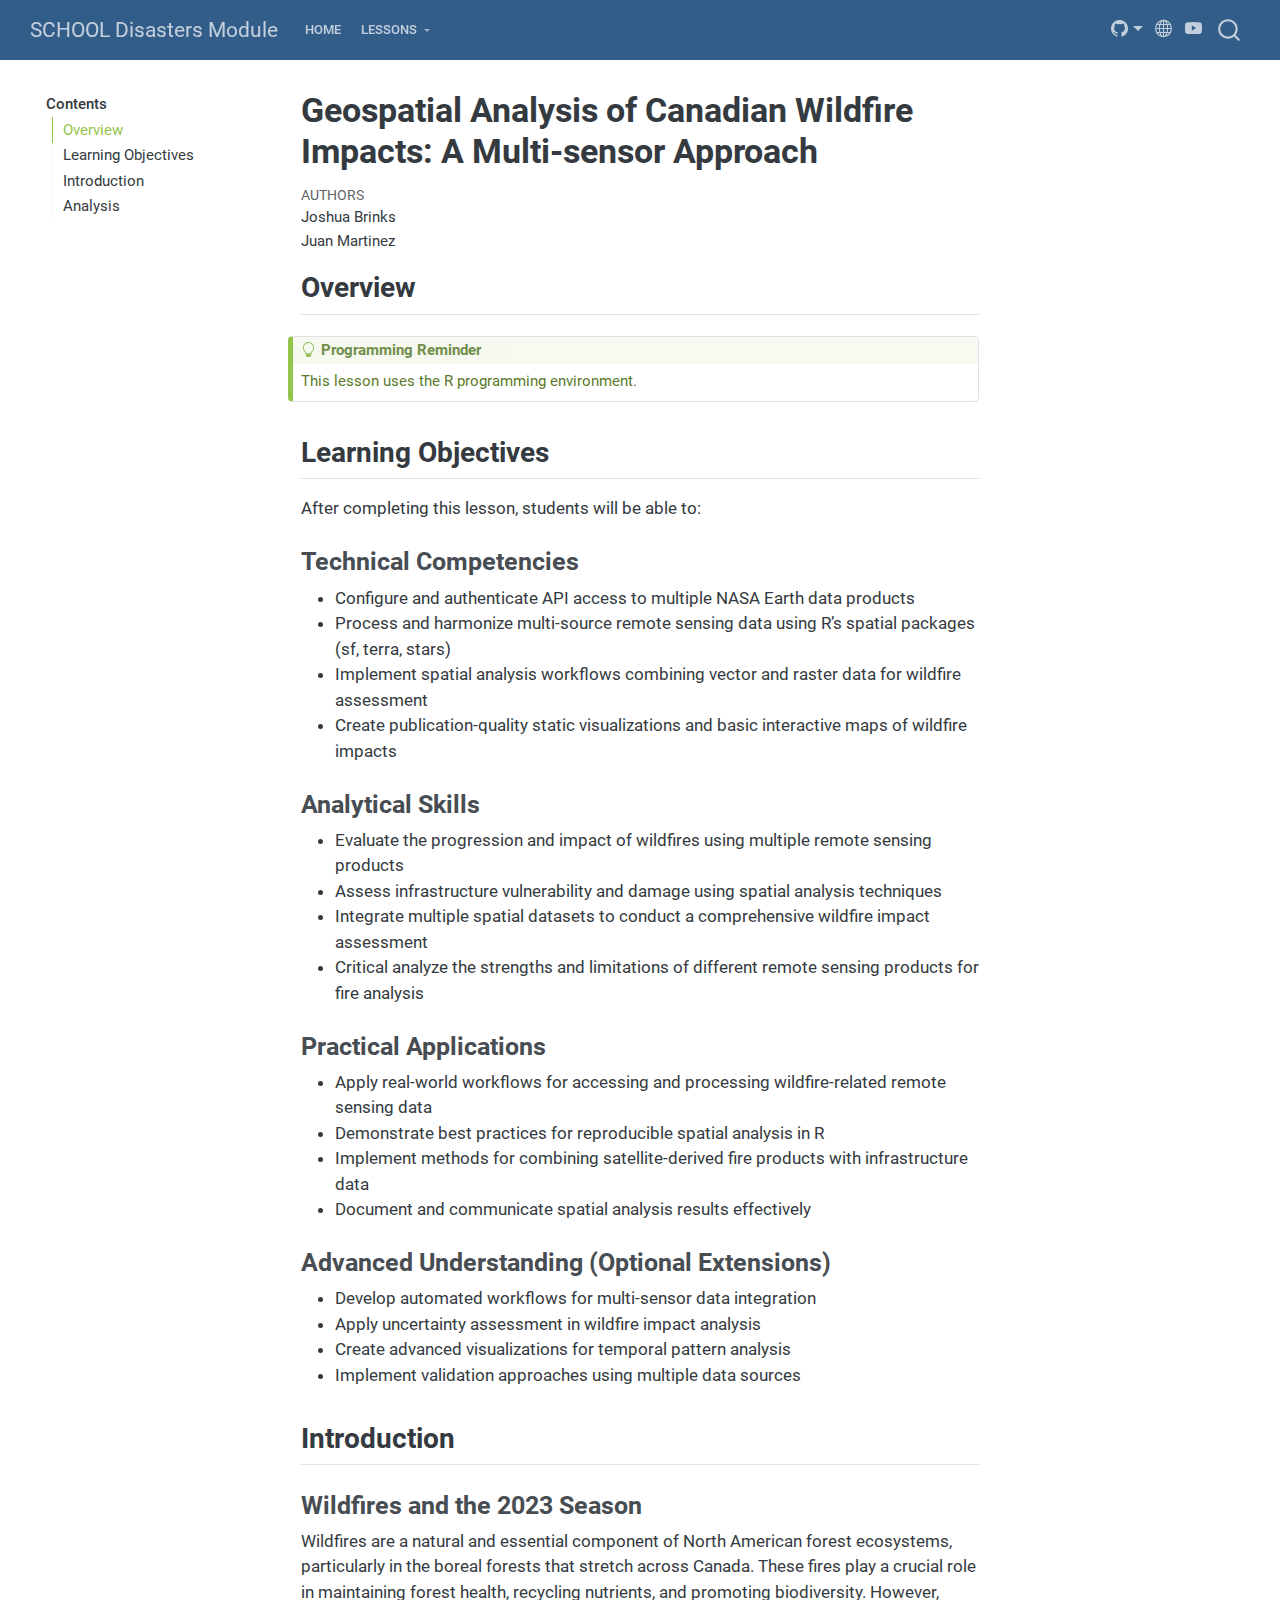
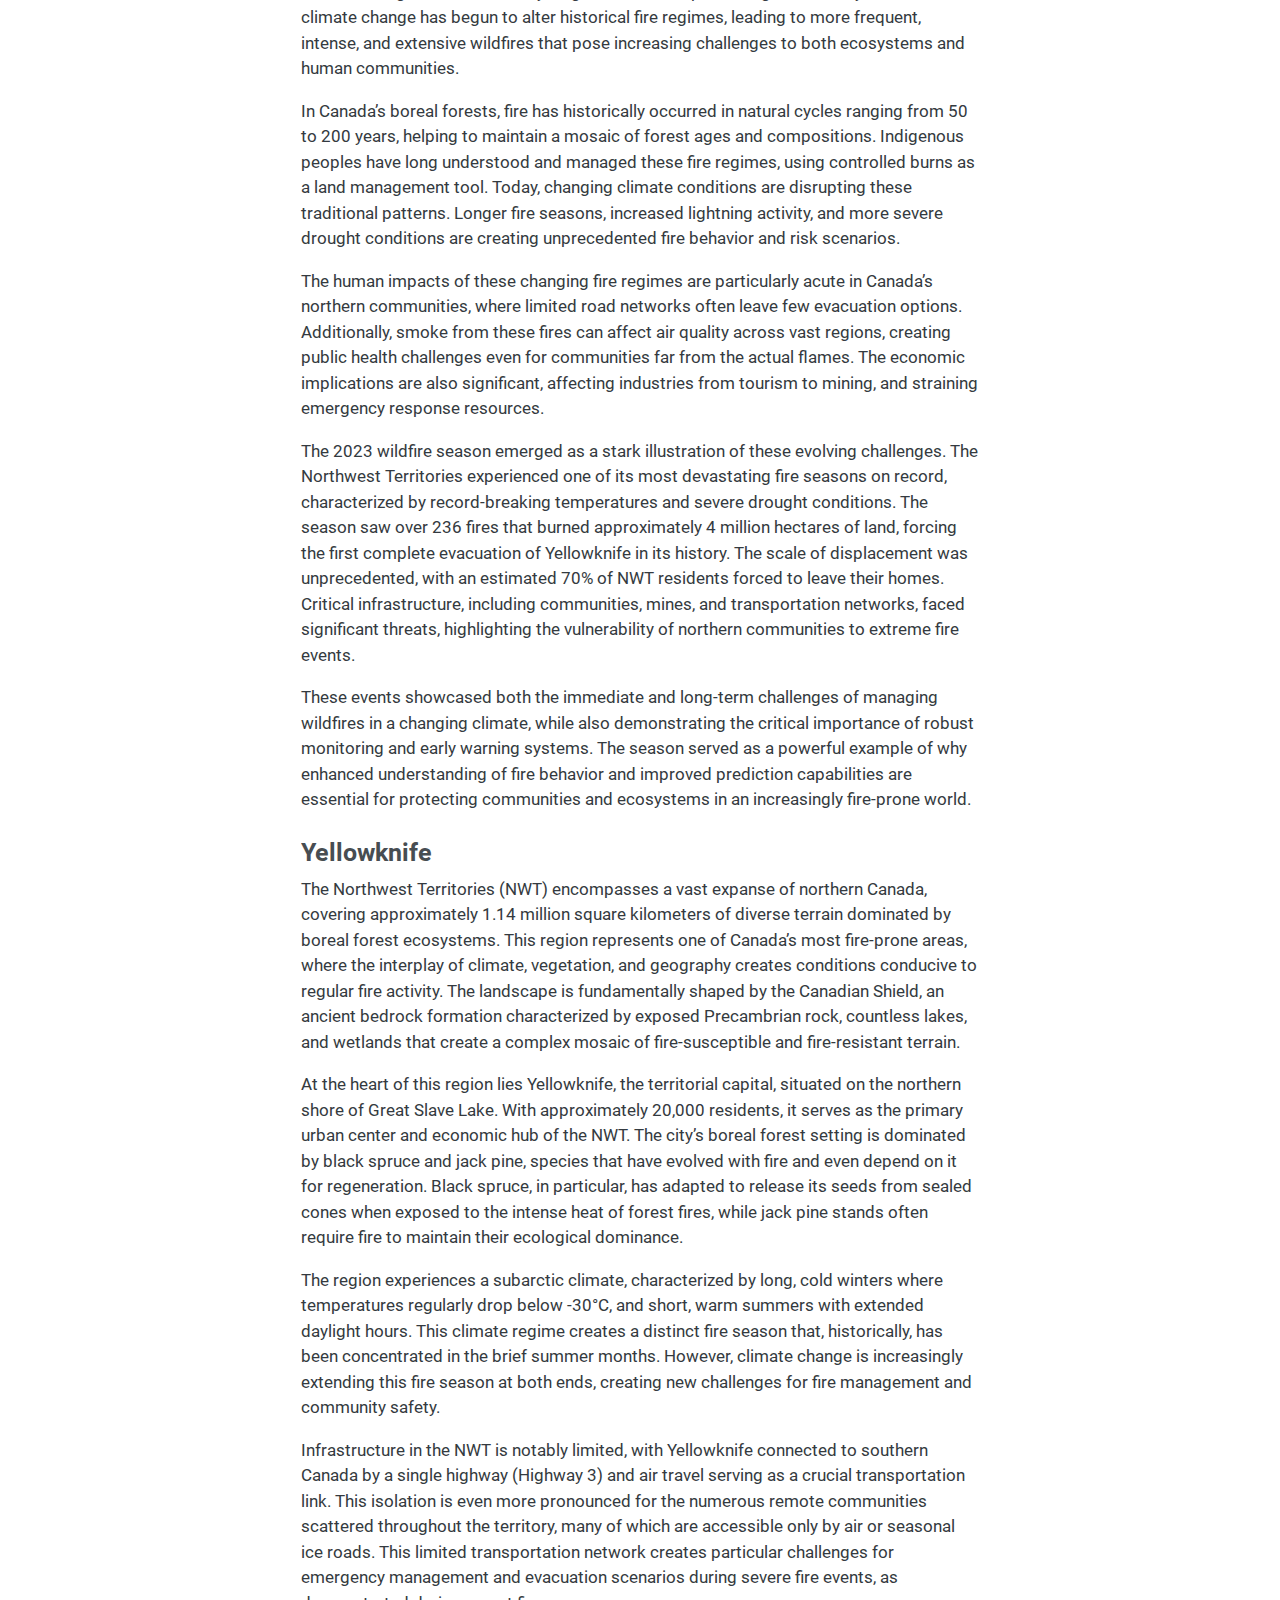
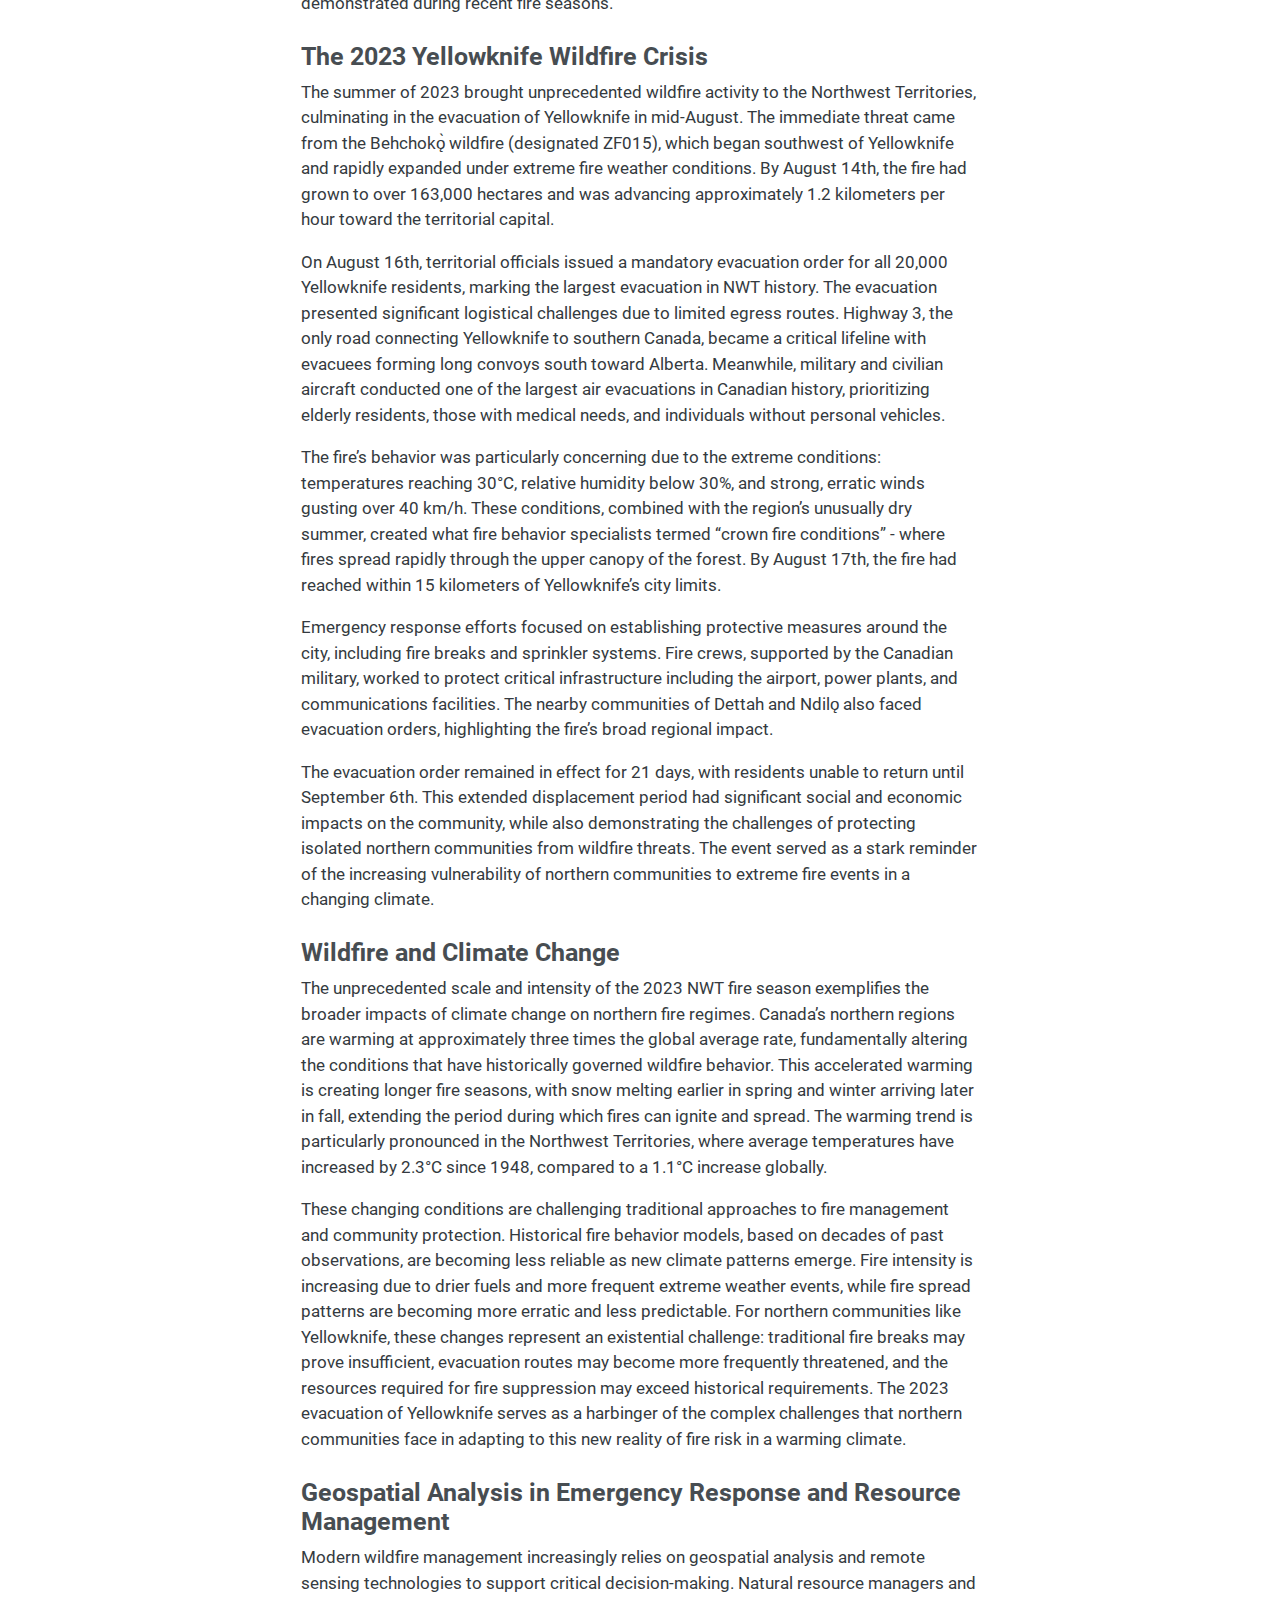
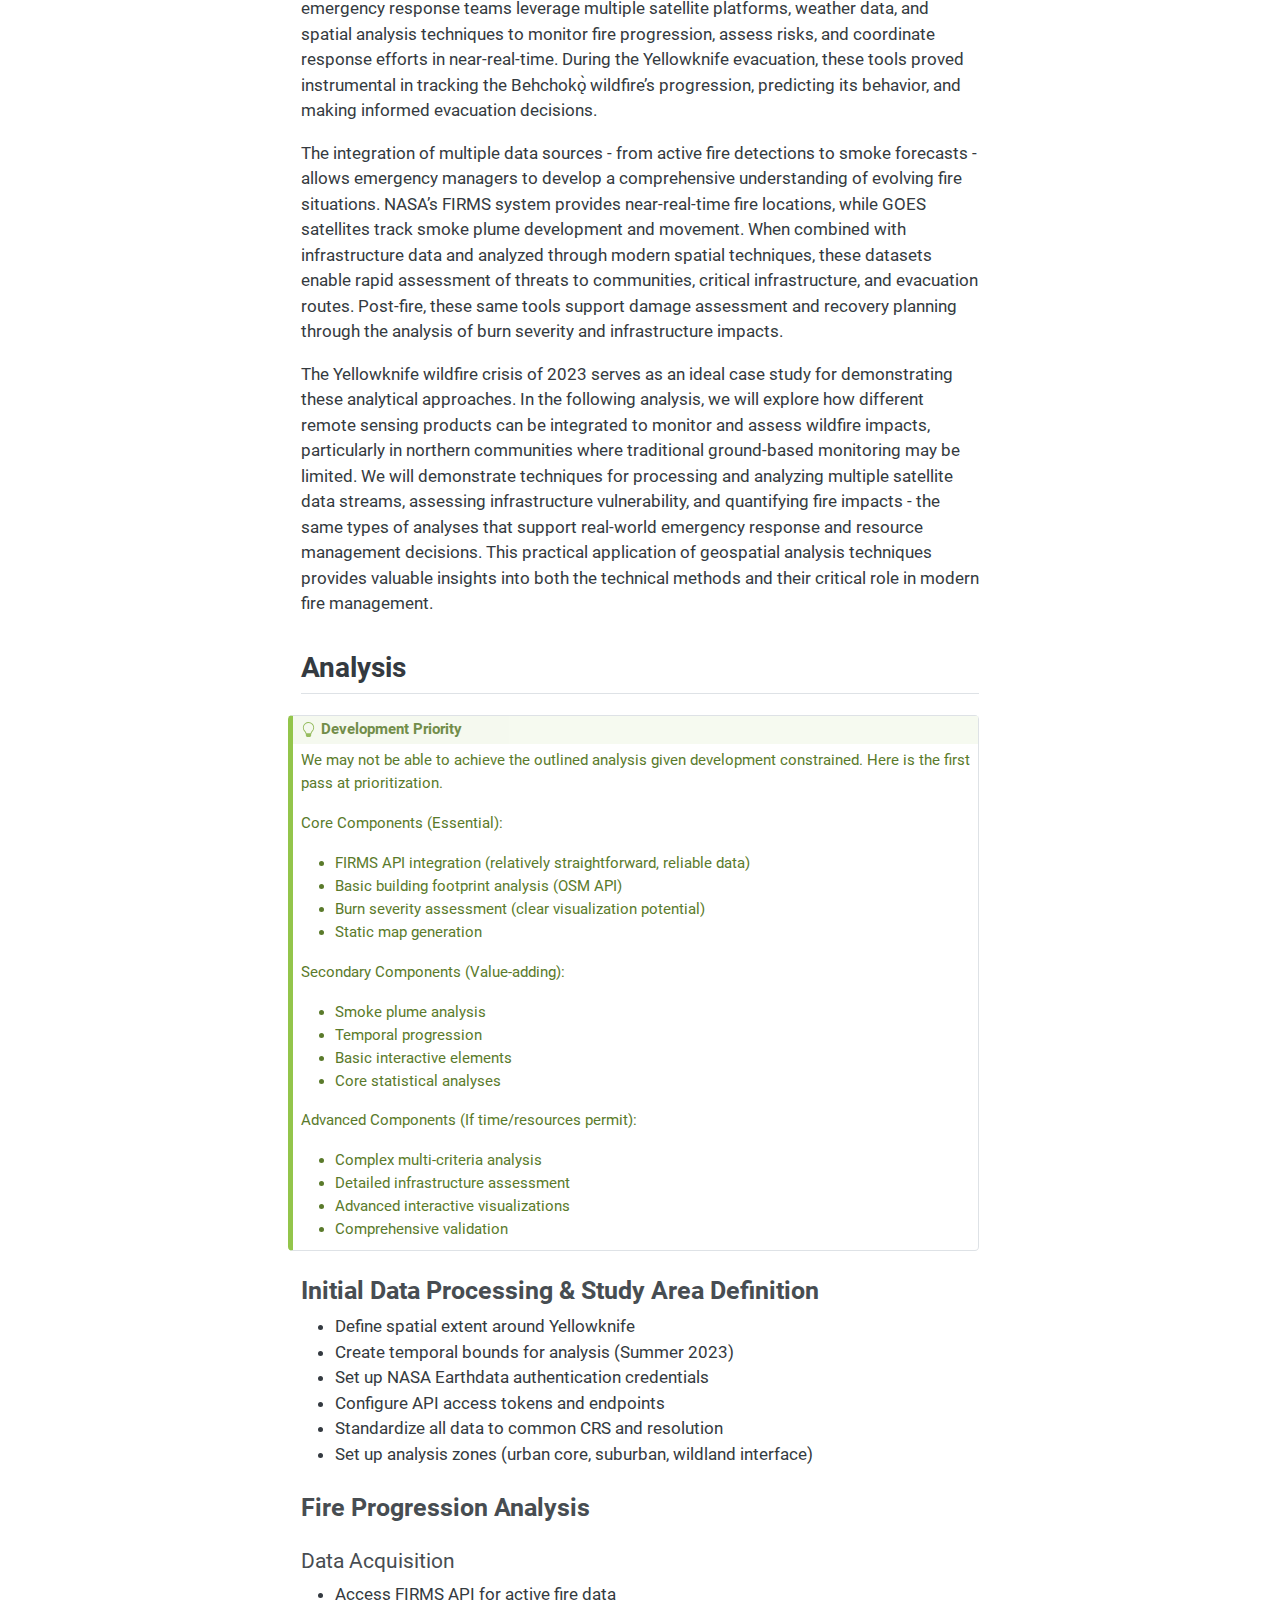
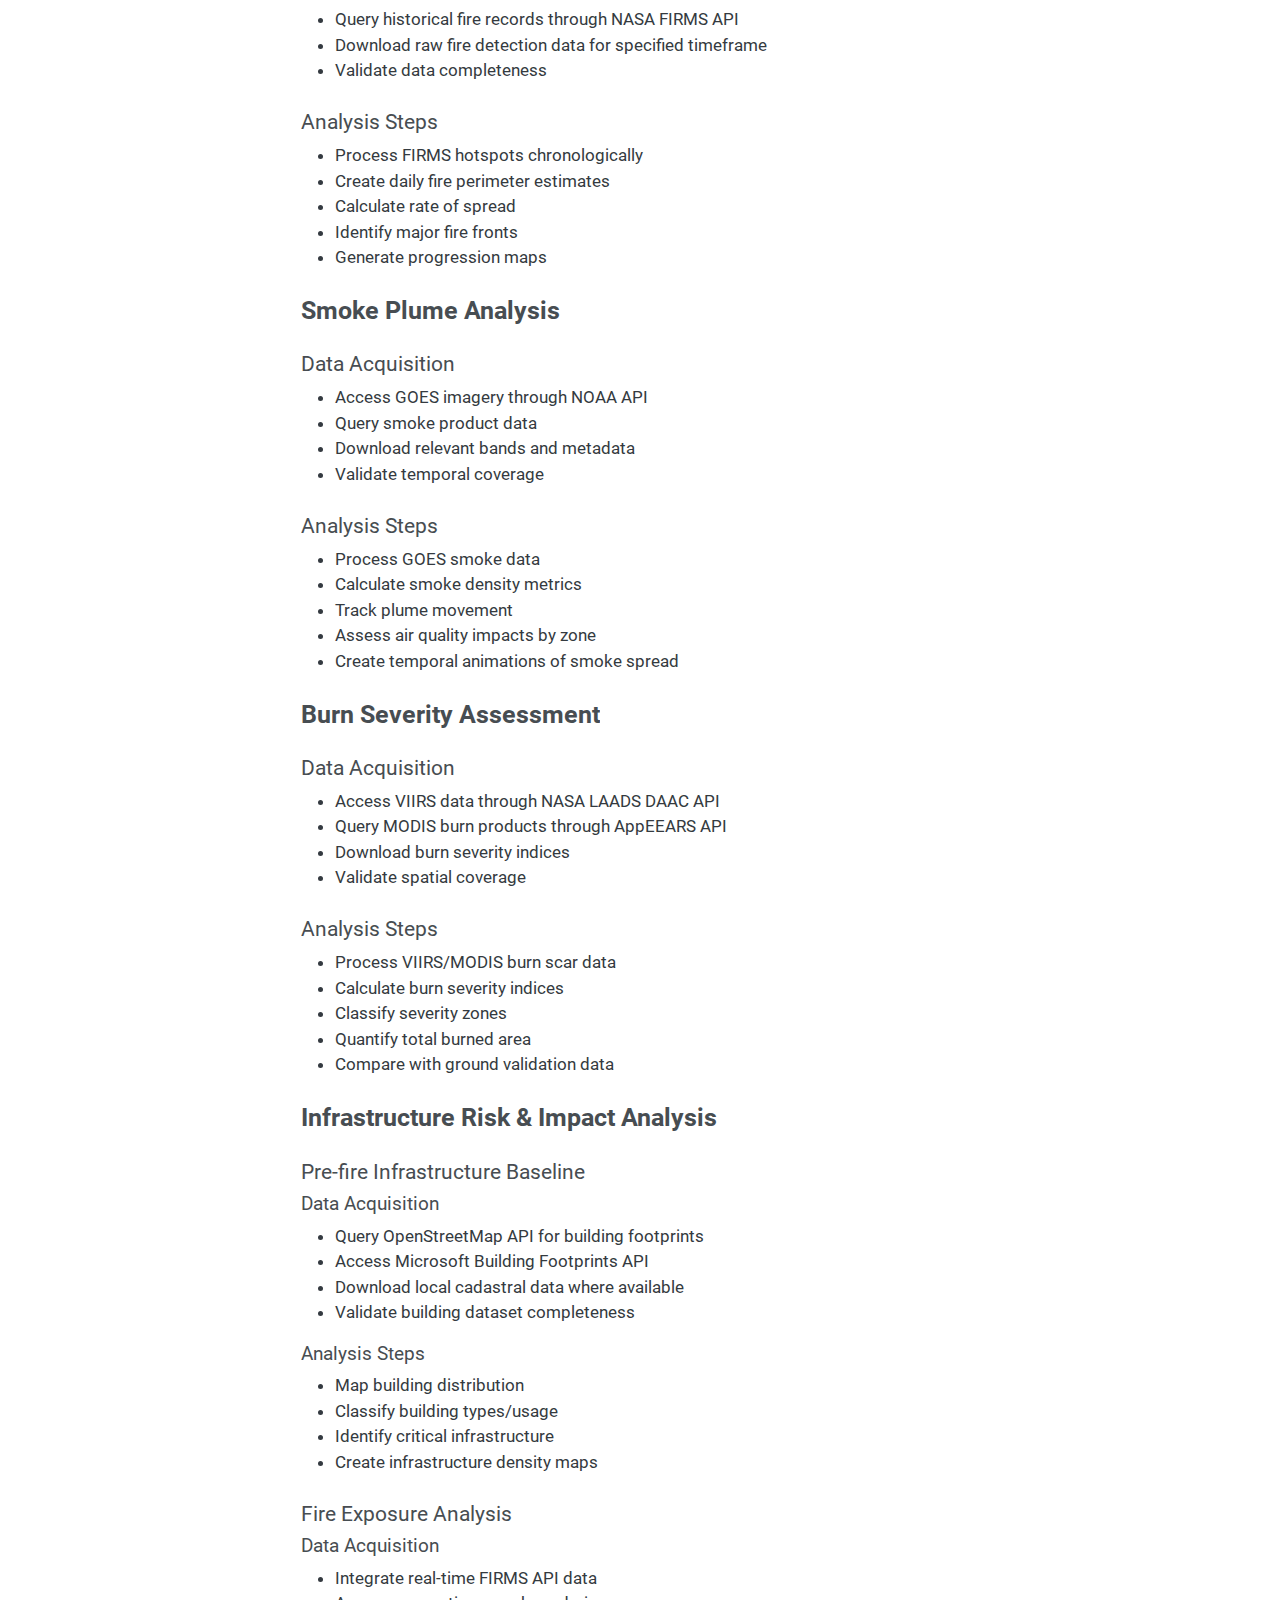
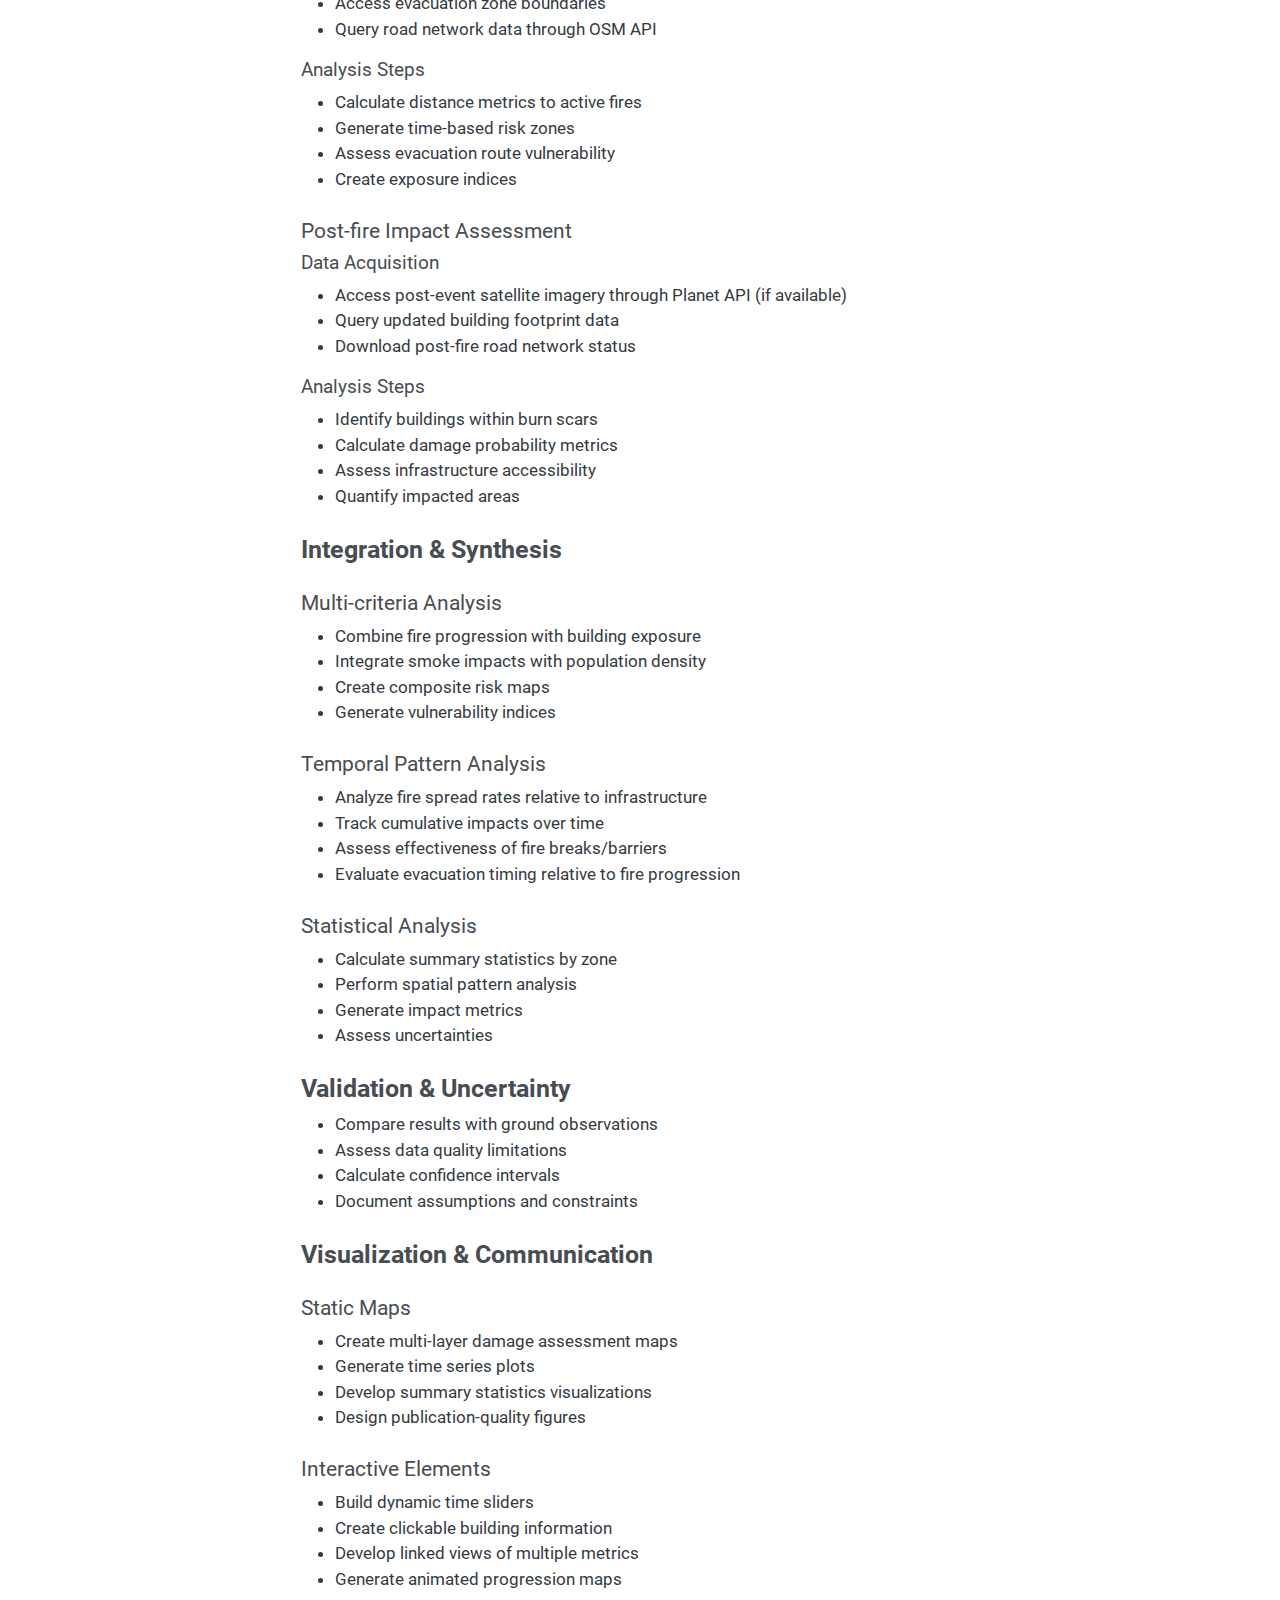
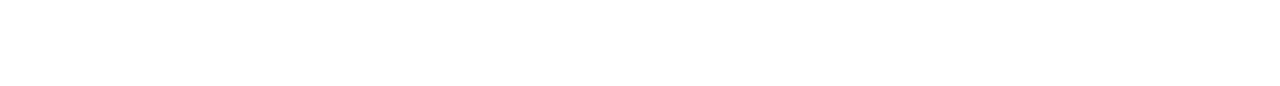
<file: docs/index.html>
<html xmlns="http://www.w3.org/1999/xhtml">    
  <head>      
    <title>Redirect to m302-wildfire-assessment.html</title>      
    <meta http-equiv="refresh" content="0;URL='m302-wildfire-assessment.html'" />    
  </head>    
  <body> 
  </body>  
</html>
</file>
